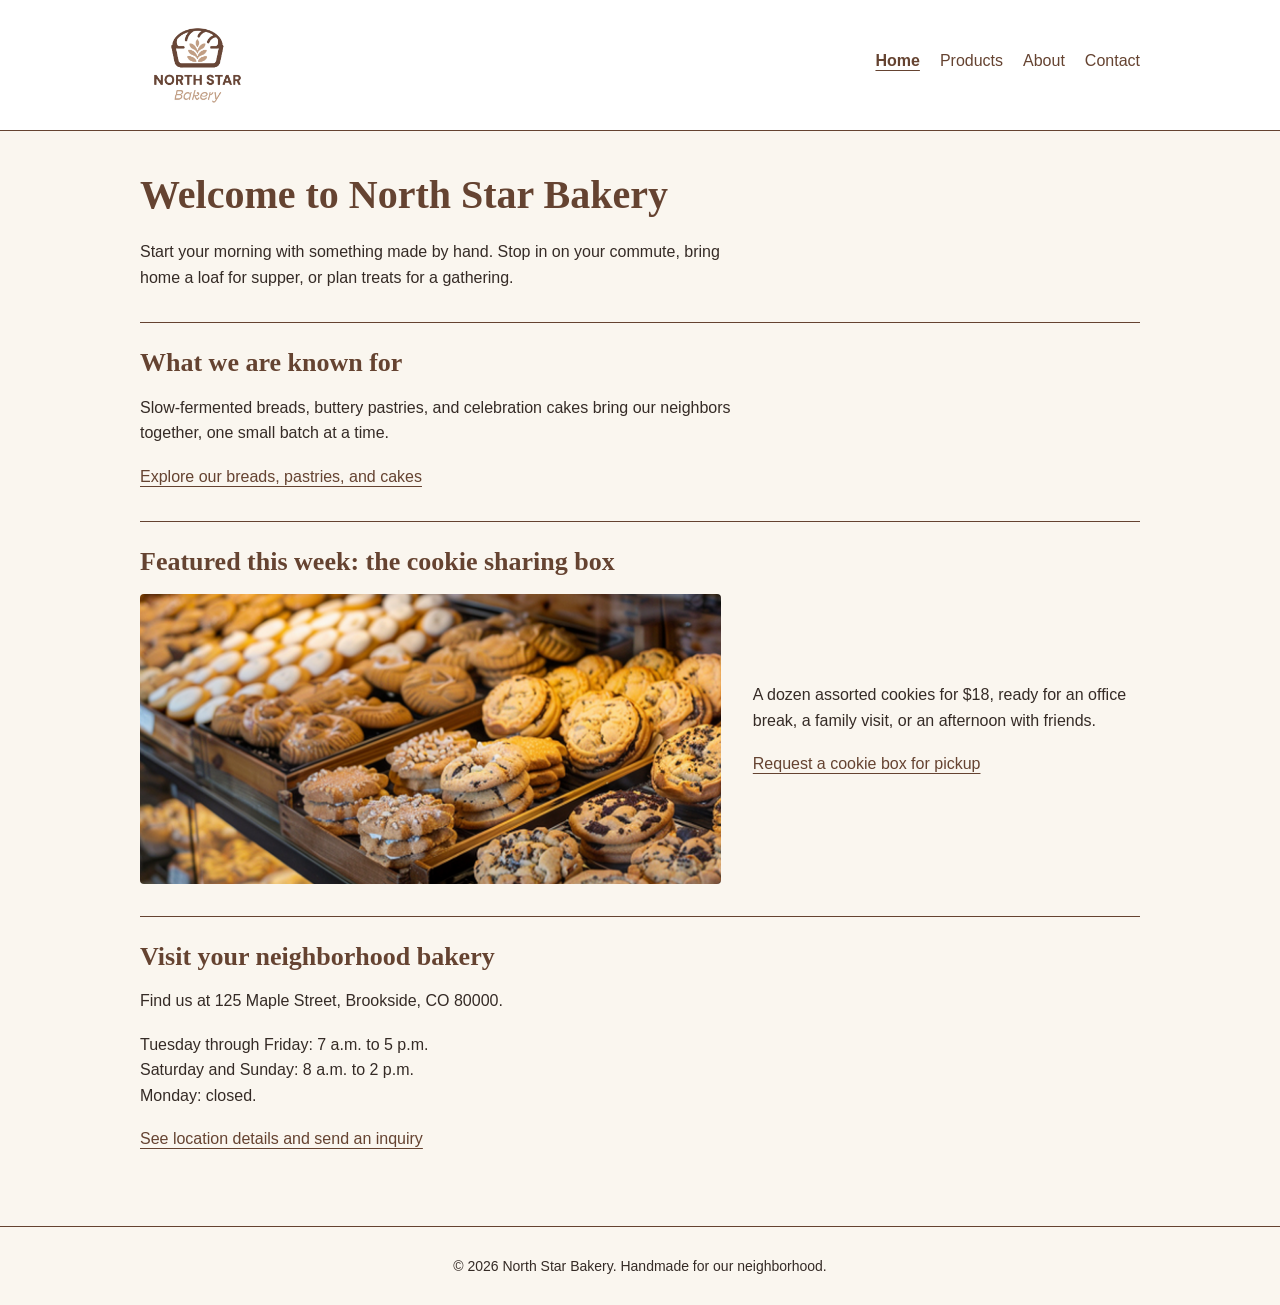
<file: index.html>
<!DOCTYPE html>
<html lang="en">
<head>
  <meta charset="UTF-8">
  <meta name="viewport" content="width=device-width, initial-scale=1.0">
  <title>Home | North Star Bakery</title>
  <link rel="stylesheet" href="styles.css">
</head>
<body>
  <a class="skip-link" href="#main-content">Skip to main content</a>
  <header>
    <div class="header-content">
    <a href="index.html">
      <img src="Bakery_c/bakery-logo_c.png"
        alt="North Star Bakery home" width="180">
    </a>
    <nav aria-label="Main navigation">
      <ul>
        <li><a href="index.html" aria-current="page">Home</a></li>
        <li><a href="products.html">Products</a></li>
        <li><a href="about.html">About</a></li>
        <li><a href="contact.html">Contact</a></li>
      </ul>
    </nav>
    </div>
  </header>
  <main id="main-content">
    <h1>Welcome to North Star Bakery</h1>
    <p>Start your morning with something made by hand. Stop in on your
      commute, bring home a loaf for supper, or plan treats for a gathering.</p>
    <section>
      <h2>What we are known for</h2>
      <p>Slow-fermented breads, buttery pastries, and celebration cakes
        bring our neighbors together, one small batch at a time.</p>
      <p><a href="products.html">Explore our breads, pastries, and cakes</a></p>
    </section>
    <section>
      <h2>Featured this week: the cookie sharing box</h2>
      <div class="featured-layout">
      <picture>
        <source media="(min-width: 700px)"
          srcset="Bakery_c/bakery-feature-large_c.png" width="600" height="300">
        <img src="Bakery_c/bakery-feature-small_c.png"
          alt="Trays of chocolate chip and assorted cookies in a bakery case"
          width="280" height="280">
      </picture>
      <div class="featured-details">
      <p>A dozen assorted cookies for $18, ready for an office break,
        a family visit, or an afternoon with friends.</p>
      <p><a href="contact.html#request-form">Request a cookie box for pickup</a></p>
      </div>
      </div>
    </section>
    <section>
      <h2>Visit your neighborhood bakery</h2>
      <p>Find us at 125 Maple Street, Brookside, CO 80000.</p>
      <p>Tuesday through Friday: 7 a.m. to 5 p.m.<br>
        Saturday and Sunday: 8 a.m. to 2 p.m.<br>Monday: closed.</p>
      <p><a href="contact.html">See location details and send an inquiry</a></p>
    </section>
  </main>
  <footer>
    <p>&copy; 2026 North Star Bakery. Handmade for our neighborhood.</p>

  </footer>
</body>
</html>
</file>
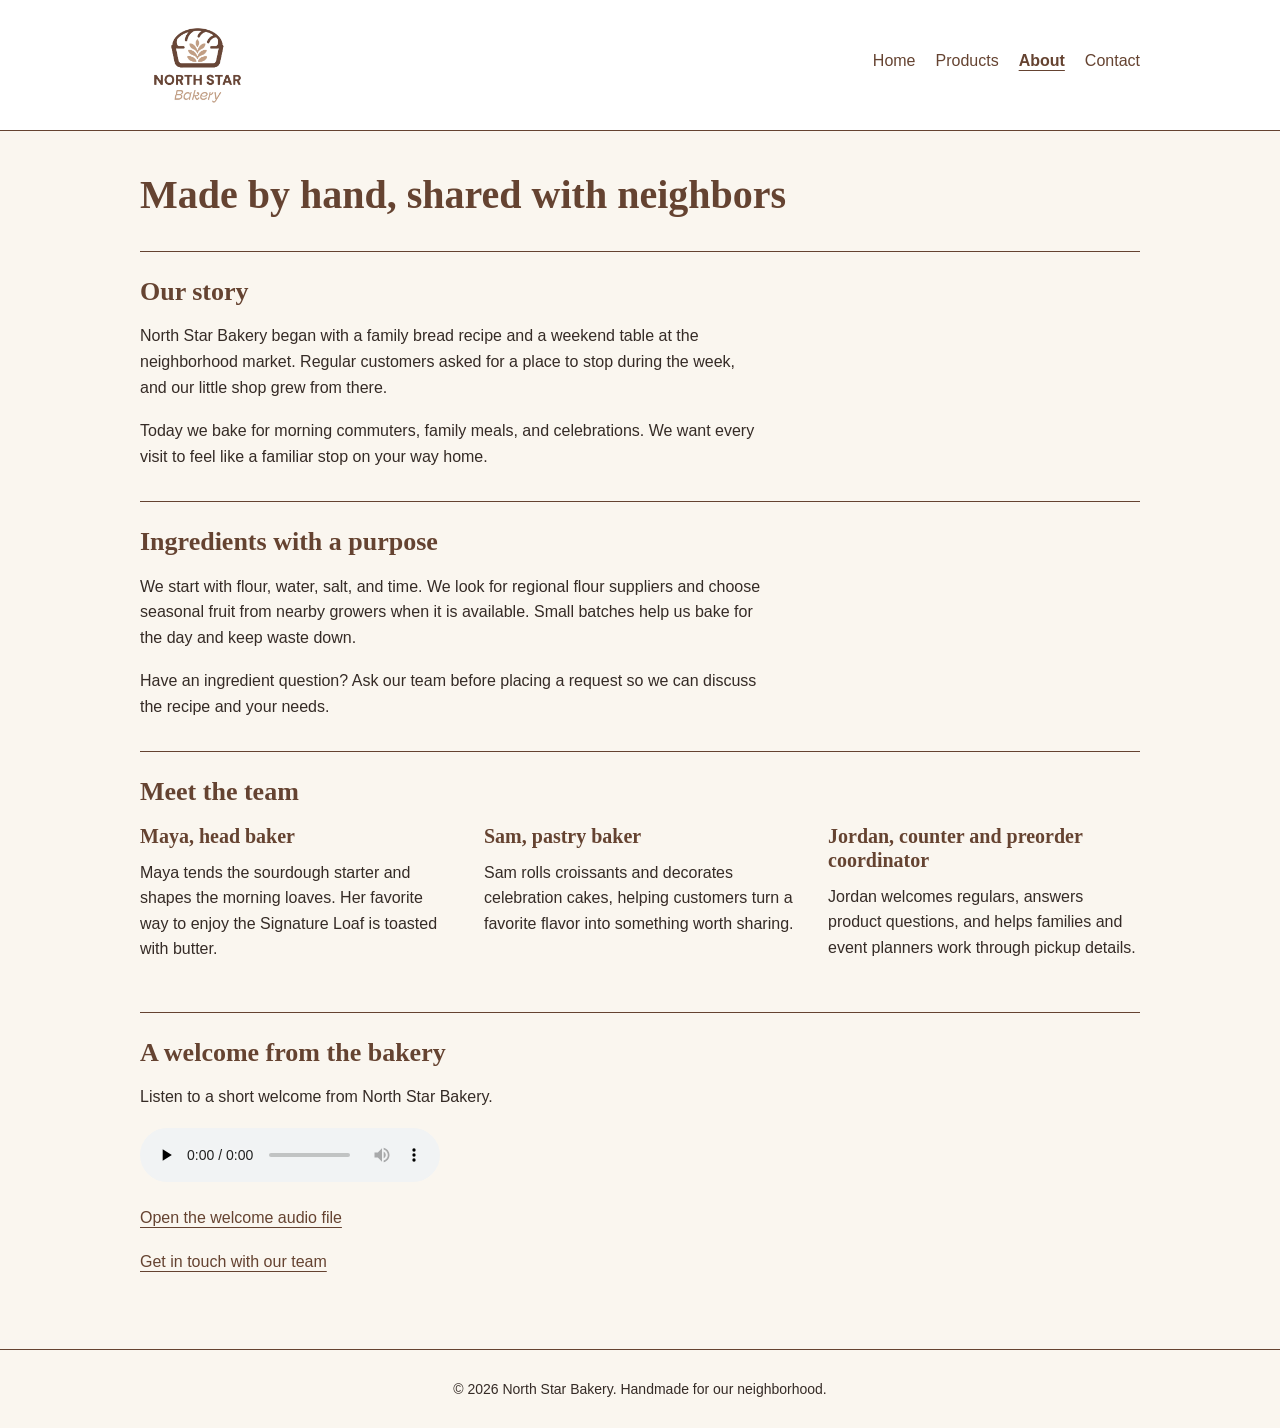
<file: about.html>
<!DOCTYPE html>
<html lang="en">
<head>
  <meta charset="UTF-8">
  <meta name="viewport" content="width=device-width, initial-scale=1.0">
  <title>About | North Star Bakery</title>
  <link rel="stylesheet" href="styles.css">
</head>
<body>
  <a class="skip-link" href="#main-content">Skip to main content</a>
  <header>
    <div class="header-content">
    <a href="index.html">
      <img src="Bakery_c/bakery-logo_c.png"
        alt="North Star Bakery home" width="180">
    </a>
    <nav aria-label="Main navigation">
      <ul>
        <li><a href="index.html">Home</a></li>
        <li><a href="products.html">Products</a></li>
        <li><a href="about.html" aria-current="page">About</a></li>
        <li><a href="contact.html">Contact</a></li>
      </ul>
    </nav>
    </div>
  </header>
  <main id="main-content">
    <h1>Made by hand, shared with neighbors</h1>
    <section>
      <h2>Our story</h2>
      <p>North Star Bakery began with a family bread recipe and a weekend
        table at the neighborhood market. Regular customers asked for a
        place to stop during the week, and our little shop grew from there.</p>
      <p>Today we bake for morning commuters, family meals, and celebrations.
        We want every visit to feel like a familiar stop on your way home.</p>
    </section>
    <section>
      <h2>Ingredients with a purpose</h2>
      <p>We start with flour, water, salt, and time. We look for regional
        flour suppliers and choose seasonal fruit from nearby growers
        when it is available. Small batches help us bake for the day
        and keep waste down.</p>
      <p>Have an ingredient question? Ask our team before placing a request
        so we can discuss the recipe and your needs.</p>
    </section>
    <section>
      <h2>Meet the team</h2>
      <div class="team-layout">
      <div>
      <h3>Maya, head baker</h3>
      <p>Maya tends the sourdough starter and shapes the morning loaves.
        Her favorite way to enjoy the Signature Loaf is toasted with butter.</p>
      </div>
      <div>
      <h3>Sam, pastry baker</h3>
      <p>Sam rolls croissants and decorates celebration cakes, helping
        customers turn a favorite flavor into something worth sharing.</p>
      </div>
      <div>
      <h3>Jordan, counter and preorder coordinator</h3>
      <p>Jordan welcomes regulars, answers product questions, and helps
        families and event planners work through pickup details.</p>
      </div>
      </div>
    </section>
    <section>
      <h2>A welcome from the bakery</h2>
      <p>Listen to a short welcome from North Star Bakery.</p>
      <audio controls preload="none">
        <source src="Bakery_c/bakery-welcome_c.mp3" type="audio/mpeg">
        Your browser does not support audio playback.
        <a href="Bakery_c/bakery-welcome_c.mp3">Download the bakery welcome</a>.
      </audio>
      <p><a href="Bakery_c/bakery-welcome_c.mp3">Open the welcome audio file</a></p>
      <p><a href="contact.html">Get in touch with our team</a></p>
    </section>
  </main>
  <footer>
    <p>&copy; 2026 North Star Bakery. Handmade for our neighborhood.</p>

  </footer>
</body>
</html>
</file>
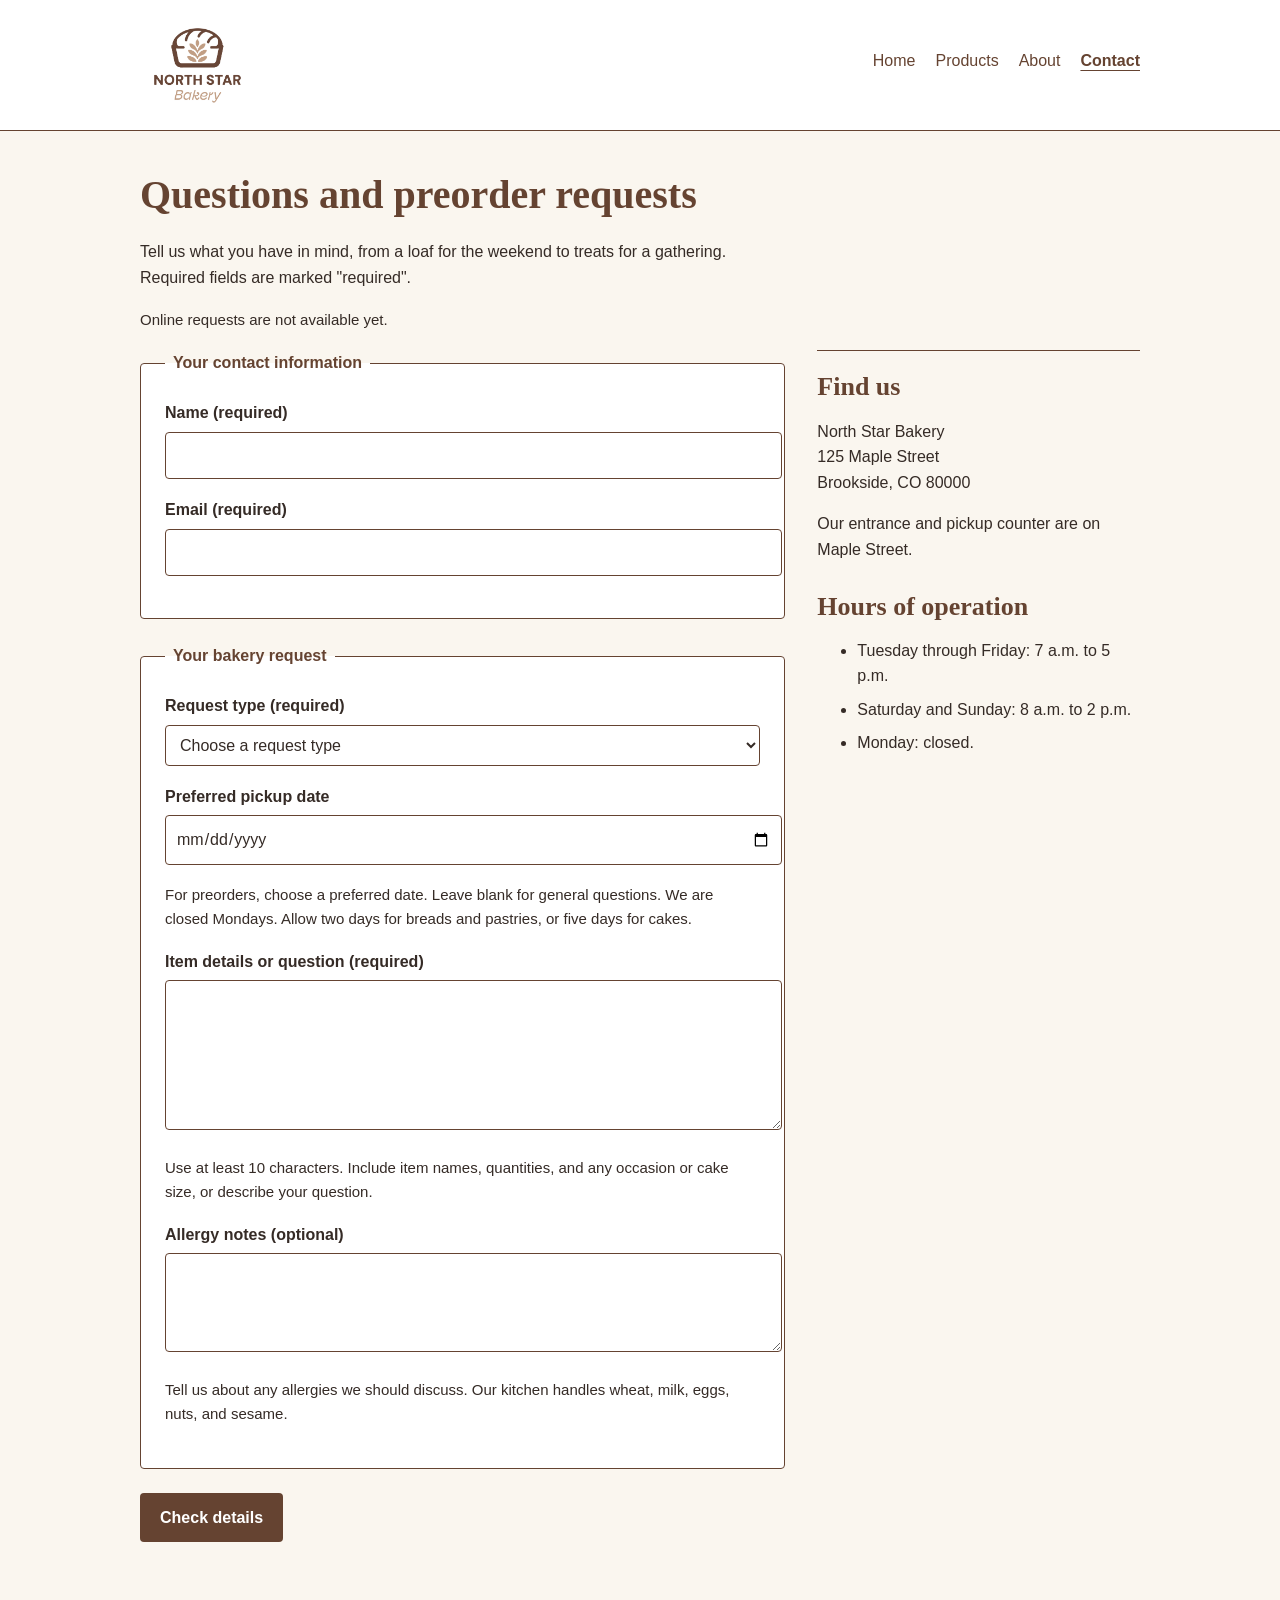
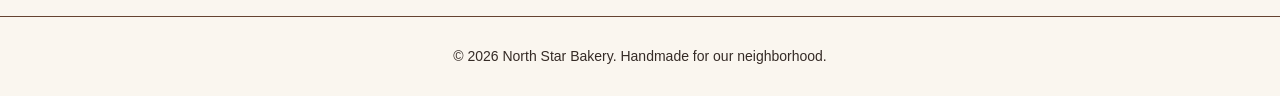
<file: contact.html>
<!DOCTYPE html>
<html lang="en">
<head>
  <meta charset="UTF-8">
  <meta name="viewport" content="width=device-width, initial-scale=1.0">
  <title>Contact | North Star Bakery</title>
  <link rel="stylesheet" href="styles.css">
</head>
<body>
  <a class="skip-link" href="#main-content">Skip to main content</a>
  <header>
    <div class="header-content">
    <a href="index.html">
      <img src="Bakery_c/bakery-logo_c.png"
        alt="North Star Bakery home" width="180">
    </a>
    <nav aria-label="Main navigation">
      <ul>
        <li><a href="index.html">Home</a></li>
        <li><a href="products.html">Products</a></li>
        <li><a href="about.html">About</a></li>
        <li><a href="contact.html" aria-current="page">Contact</a></li>
      </ul>
    </nav>
    </div>
  </header>
  <main id="main-content">
    <h1>Questions and preorder requests</h1>
    <p>Tell us what you have in mind, from a loaf for the weekend to
      treats for a gathering. Required fields are marked "required".</p>
    <p id="form-note">Online requests are not available yet.</p>
    <div class="contact-layout">
    <form id="request-form" action="contact.html#request-form" method="get"
      aria-describedby="form-note">
      <fieldset>
        <legend>Your contact information</legend>
        <p>
          <label for="customer-name">Name (required)</label><br>
          <input type="text" id="customer-name" name="customer-name"
            autocomplete="name" required maxlength="100">
        </p>
        <p>
          <label for="email">Email (required)</label><br>
          <input type="email" id="email" name="email"
            autocomplete="email" required maxlength="254">
        </p>
      </fieldset>
      <fieldset>
        <legend>Your bakery request</legend>
        <p>
          <label for="request-type">Request type (required)</label><br>
          <select id="request-type" name="request-type" required>
            <option value="">Choose a request type</option>
            <option value="preorder">Preorder request</option>
            <option value="question">General question</option>
            <option value="event">Cake or event inquiry</option>
          </select>
        </p>
        <p>
          <label for="pickup-date">Preferred pickup date</label><br>
          <input type="date" id="pickup-date" name="pickup-date"
            aria-describedby="pickup-help">
        </p>
        <p id="pickup-help">For preorders, choose a preferred date.
          Leave blank for general questions. We are closed Mondays.
          Allow two days for breads and pastries, or five days for cakes.</p>
        <p>
          <label for="item-details">Item details or question (required)</label><br>
          <textarea id="item-details" name="item-details" rows="5" cols="28"
            required minlength="10" maxlength="2000"
            aria-describedby="details-help"></textarea>
        </p>
        <p id="details-help">Use at least 10 characters. Include item names,
          quantities, and any occasion or cake size, or describe your question.</p>
        <p>
          <label for="allergy-notes">Allergy notes (optional)</label><br>
          <textarea id="allergy-notes" name="allergy-notes" rows="3" cols="28"
            maxlength="1000" aria-describedby="allergy-help"></textarea>
        </p>
        <p id="allergy-help">Tell us about any allergies we should discuss.
          Our kitchen handles wheat, milk, eggs, nuts, and sesame.</p>
      </fieldset>
      <p><button type="submit">Check details</button></p>
    </form>
    <section class="visit-information">
      <h2>Find us</h2>
      <address>North Star Bakery<br>
        125 Maple Street<br>Brookside, CO 80000</address>
      <p>Our entrance and pickup counter are on Maple Street.</p>
      <h2>Hours of operation</h2>
      <ul>
        <li>Tuesday through Friday: 7 a.m. to 5 p.m.</li>
        <li>Saturday and Sunday: 8 a.m. to 2 p.m.</li>
        <li>Monday: closed.</li>
      </ul>
    </section>
    </div>
  </main>
  <footer>
    <p>&copy; 2026 North Star Bakery. Handmade for our neighborhood.</p>

  </footer>
</body>
</html>
</file>
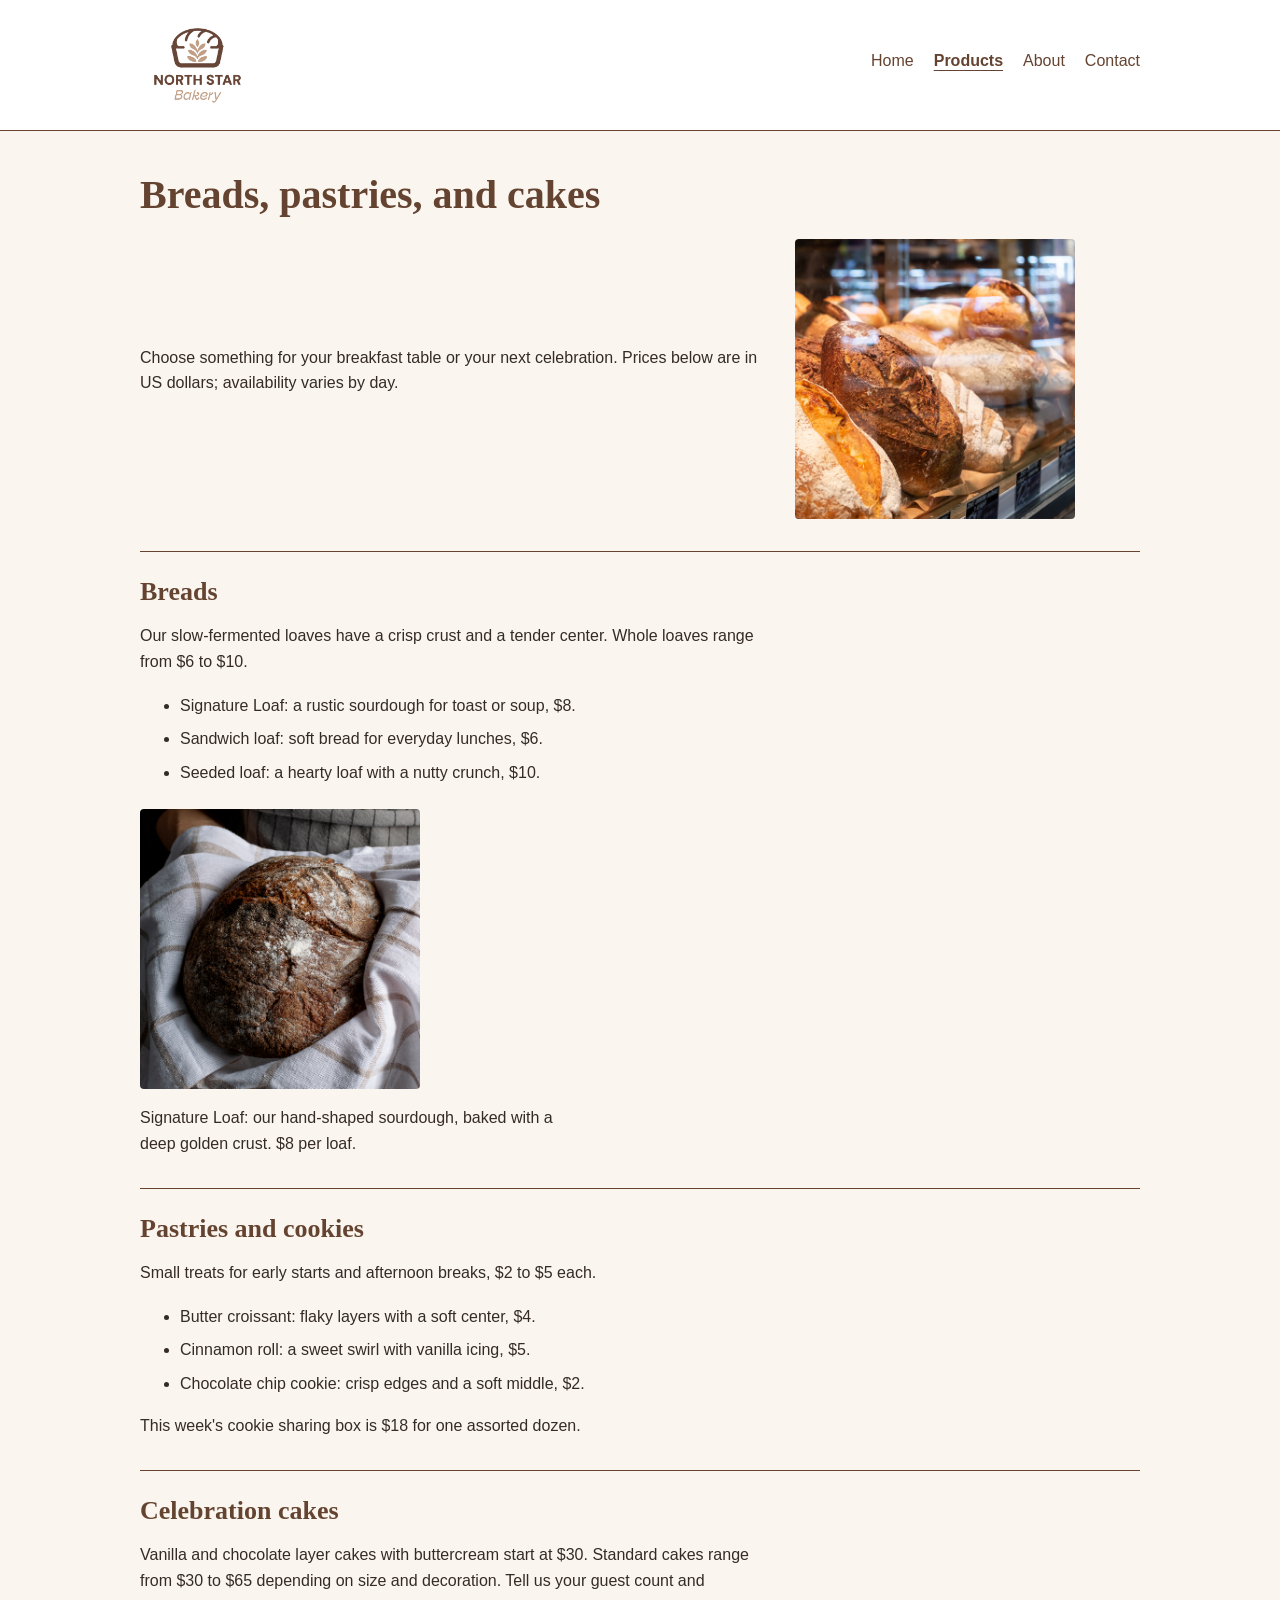
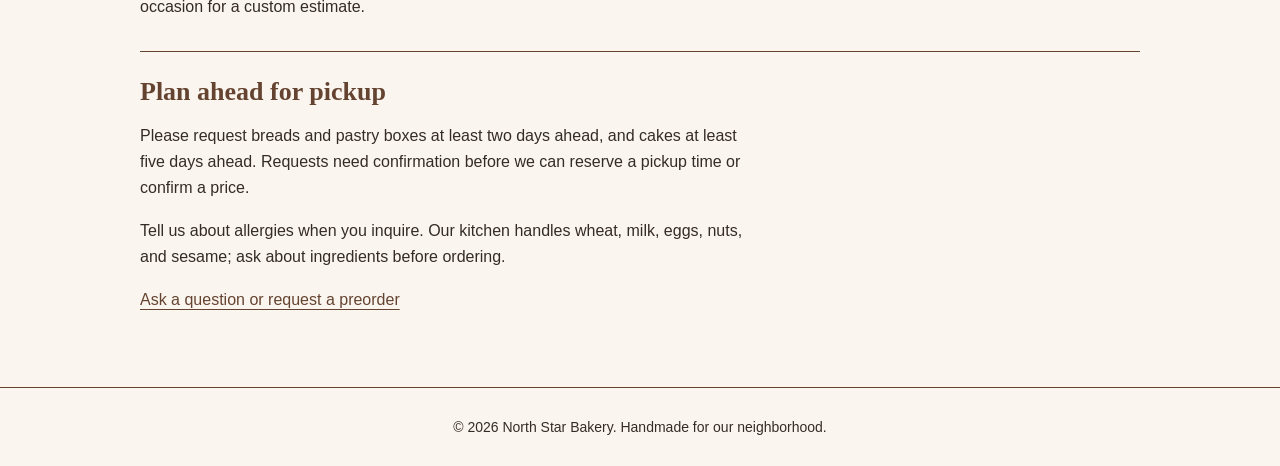
<file: products.html>
<!DOCTYPE html>
<html lang="en">
<head>
  <meta charset="UTF-8">
  <meta name="viewport" content="width=device-width, initial-scale=1.0">
  <title>Products | North Star Bakery</title>
  <link rel="stylesheet" href="styles.css">
</head>
<body>
  <a class="skip-link" href="#main-content">Skip to main content</a>
  <header>
    <div class="header-content">
    <a href="index.html">
      <img src="Bakery_c/bakery-logo_c.png"
        alt="North Star Bakery home" width="180">
    </a>
    <nav aria-label="Main navigation">
      <ul>
        <li><a href="index.html">Home</a></li>
        <li><a href="products.html" aria-current="page">Products</a></li>
        <li><a href="about.html">About</a></li>
        <li><a href="contact.html">Contact</a></li>
      </ul>
    </nav>
    </div>
  </header>
  <main id="main-content">
    <h1>Breads, pastries, and cakes</h1>
    <div class="product-intro">
    <p>Choose something for your breakfast table or your next celebration.
      Prices below are in US dollars; availability varies by day.</p>
    <img src="Bakery_c/bakery-bread_c.png"
      alt="Round and oval crusty bread loaves arranged in a bakery display"
      width="280" height="280">
    </div>
    <section>
      <h2>Breads</h2>
      <p>Our slow-fermented loaves have a crisp crust and a tender center.
        Whole loaves range from $6 to $10.</p>
      <ul>
        <li>Signature Loaf: a rustic sourdough for toast or soup, $8.</li>
        <li>Sandwich loaf: soft bread for everyday lunches, $6.</li>
        <li>Seeded loaf: a hearty loaf with a nutty crunch, $10.</li>
      </ul>
      <figure>
        <img src="Bakery_c/bakery-signature-loaf_c.png"
          alt="Flour-dusted oval loaf with a scored crust on a striped cloth"
          width="280" height="280">
        <figcaption>Signature Loaf: our hand-shaped sourdough, baked
          with a deep golden crust. $8 per loaf.</figcaption>
      </figure>
    </section>
    <section>
      <h2>Pastries and cookies</h2>
      <p>Small treats for early starts and afternoon breaks, $2 to $5 each.</p>
      <ul>
        <li>Butter croissant: flaky layers with a soft center, $4.</li>
        <li>Cinnamon roll: a sweet swirl with vanilla icing, $5.</li>
        <li>Chocolate chip cookie: crisp edges and a soft middle, $2.</li>
      </ul>
      <p>This week's cookie sharing box is $18 for one assorted dozen.</p>
    </section>
    <section>
      <h2>Celebration cakes</h2>
      <p>Vanilla and chocolate layer cakes with buttercream start at $30.
        Standard cakes range from $30 to $65 depending on size and decoration.
        Tell us your guest count and occasion for a custom estimate.</p>
    </section>
    <section>
      <h2>Plan ahead for pickup</h2>
      <p>Please request breads and pastry boxes at least two days ahead,
        and cakes at least five days ahead. Requests need confirmation
        before we can reserve a pickup time or confirm a price.</p>
      <p>Tell us about allergies when you inquire. Our kitchen handles
        wheat, milk, eggs, nuts, and sesame; ask about ingredients before ordering.</p>
      <p><a href="contact.html#request-form">Ask a question or request a preorder</a></p>
    </section>
  </main>
  <footer>
    <p>&copy; 2026 North Star Bakery. Handmade for our neighborhood.</p>

  </footer>
</body>
</html>
</file>
<file: styles.css>
{
  box-sizing: border-box;
}

body {
  margin: 0;
  background-color: #faf6ef;
  color: #352b26;
  font-family: Arial, sans-serif;
  font-size: 16px;
  line-height: 1.6;
}

a {
  color: #654331;
  text-underline-offset: 4px;
}

a:hover {
  color: #352b26;
  text-decoration-thickness: 2px;
}

a:focus-visible,
input:focus-visible,
select:focus-visible,
textarea:focus-visible,
button:focus-visible {
  outline: 3px solid #654331;
  outline-offset: 4px;
}

.skip-link {
  position: absolute;
  top: -100px;
  left: 16px;
  padding: 10px 16px;
  background-color: #ffffff;
}

.skip-link:focus {
  top: 12px;
}

header {
  background-color: #ffffff;
  border-bottom: 1px solid #654331;
}

.header-content {
  width: 92%;
  max-width: 1000px;
  margin: 0 auto;
  padding: 16px 0;
  display: flex;
  flex-direction: column;
  align-items: center;
  gap: 12px;
}

header img {
  display: block;
  width: 115px;
}

nav ul {
  display: flex;
  flex-wrap: wrap;
  justify-content: center;
  gap: 8px 20px;
  list-style: none;
  padding: 0;
  margin: 0;
}

nav a {
  display: inline-block;
  padding: 10px 0;
  text-decoration: none;
}

nav a:hover,
nav a[aria-current="page"] {
  text-decoration: underline;
}

nav a[aria-current="page"] {
  font-weight: bold;
}

main {
  width: 92%;
  max-width: 1000px;
  margin: 0 auto;
  padding: 28px 0 40px;
}

h1, h2, h3 {
  font-family: Georgia, serif;
  color: #654331;
  line-height: 1.2;
}

h1 { font-size: 32px; margin: 0 0 20px; }
h2 { font-size: 26px; margin: 0 0 16px; }
h3 { font-size: 20px; margin: 0 0 12px; }
p { max-width: 70ch; margin: 0 0 18px; }
li { margin-bottom: 8px; }

section {
  margin-top: 32px;
  padding-top: 24px;
  border-top: 1px solid #654331;
}

section h2:not(:first-child) { margin-top: 28px; }

img {
  max-width: 100%;
  height: auto;
  border-radius: 4px;
}

picture img { display: block; width: 100%; }
figure { margin: 24px 0; }
figcaption { max-width: 50ch; margin-top: 8px; }
audio { max-width: 100%; margin-bottom: 16px; }
address { font-style: normal; margin-bottom: 16px; }

.featured-layout,
.product-intro,
.team-layout,
.contact-layout {
  display: flex;
  flex-direction: column;
  gap: 24px;
}

.featured-layout > *,
.team-layout > *,
.contact-layout > * {
  min-width: 0;
}

.product-intro img { align-self: flex-start; }
.visit-information { margin-top: 0; }

fieldset {
  min-width: 0;
  margin: 0 0 24px;
  padding: 18px;
  border: 1px solid #654331;
  border-radius: 4px;
  background-color: #ffffff;
}

legend { padding: 0 8px; font-weight: bold; color: #654331; }
label { display: inline-block; margin-bottom: 6px; font-weight: bold; }

input, select, textarea {
  width: 100%;
  padding: 10px;
  border: 1px solid #654331;
  border-radius: 4px;
  color: #352b26;
  background-color: #ffffff;
  font: inherit;
}

textarea { resize: vertical; }

button {
  padding: 12px 20px;
  border: 0;
  border-radius: 4px;
  color: #ffffff;
  background-color: #654331;
  font: inherit;
  font-weight: bold;
  cursor: pointer;
}

button:hover { background-color: #352b26; }

#form-note, #pickup-help, #details-help, #allergy-help {
  font-size: 15px;
}

footer {
  padding: 24px 4%;
  border-top: 1px solid #654331;
  text-align: center;
  font-size: 14px;
}

footer p { margin: 4px auto; }

@media (min-width: 768px) {
  .header-content {
    flex-direction: row;
    justify-content: space-between;
  }

  main { padding-top: 40px; padding-bottom: 56px; }
  h1 { font-size: 40px; }

  .featured-layout,
  .product-intro,
  .team-layout,
  .contact-layout {
    flex-direction: row;
    gap: 32px;
  }

  .featured-layout, .product-intro { align-items: center; }
  .featured-layout picture { flex: 3; }
  .featured-details { flex: 2; }
  .product-intro p { flex: 1; }
  .team-layout > div { flex: 1; }
  .contact-layout form { flex: 2; }
  .visit-information { flex: 1; padding-top: 20px; }
  fieldset { padding: 24px; }
}
</file>
